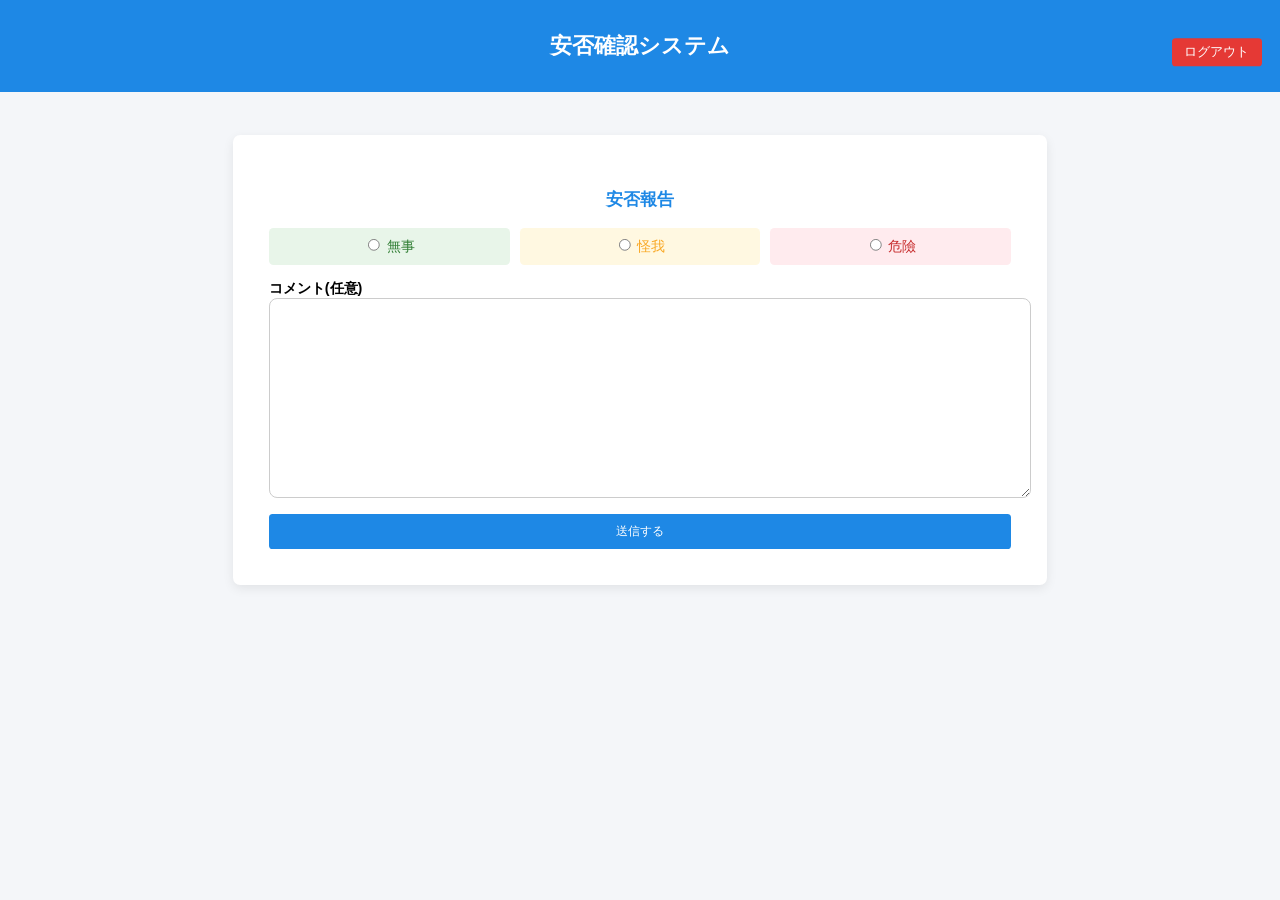
<file: index2/1.html>
<!DOCTYPE html>
<html lang="zh-TW">
<head>
  <meta charset="UTF-8">
  <meta name="viewport" content="width=device-width, initial-scale=1.0">
  <title>安否確認</title>
  <link rel="stylesheet" href="./css/1.css">
</head>
<body>

  <div class="header">
    <h2>安否確認システム</h2>

    <form action="logout.php" method="post" class="logout-form">
   <button type="submit" class="logout-btn">ログアウト</button> 
    </form>
  </div>

  <!-- 限制高度 -->
  <div class="main">
    <div class="card">
      <h3>安否報告</h3>

      <form action="anpi_result.php" method="post">

        <div class="status">
          <label class="safe">
            <input type="radio" name="status" value="無" required>
            無事
          </label>

          <label class="warning">
            <input type="radio" name="status" value="輕度">
            怪我
          </label>

          <label class="danger">
            <input type="radio" name="status" value="危險">
            危險
          </label>
        </div>

        <label class="comment-label">コメント(任意)</label>
        <textarea name="comment"></textarea>

        <button type="submit">送信する</button>
      </form>
    </div>
  </div>

</body>
</html>
</file>
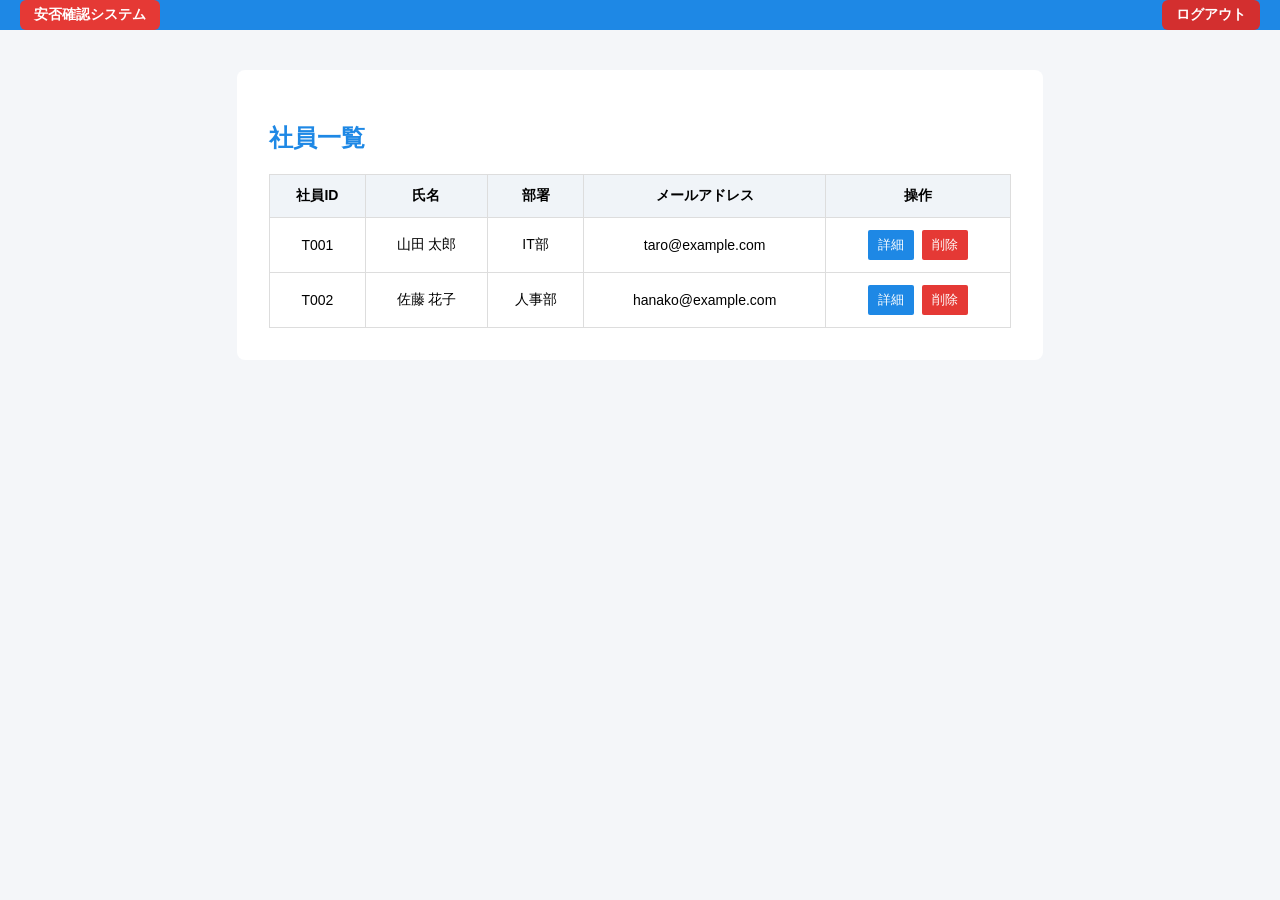
<file: index2/2.html>
<!DOCTYPE html>
<html lang="ja">
<head>
  <meta charset="UTF-8">
  <meta name="viewport" content="width=device-width, initial-scale=1.0">
  <title>社員一覧</title>
  <link rel="stylesheet" href="./css/2.css">
</head>
<body>

<div class="header">
  <a href="./1.html" class="header-title"> 安否確認システム</a>
  <a href="./3.html" class="logout">ログアウト</a>
</div>

<div class="container">
  <h2>社員一覧</h2>

  <table class="employee-table">
    <thead>
      <tr>
        <th>社員ID</th>
        <th>氏名</th>
        <th>部署</th>
        <th>メールアドレス</th>
        <th>操作</th>
      </tr>
    </thead>
    <tbody>
      <tr>
        <td>T001</td>
        <td>山田 太郎</td>
        <td>IT部</td>
        <td>taro@example.com</td>
        <td>
          <a href="./2_1.html" class="btn detail">詳細</a>
          <a href="./2_3.html" class="btn delete">削除</a>
        </td>
      </tr>
      <tr>
        <td>T002</td>
        <td>佐藤 花子</td>
        <td>人事部</td>
        <td>hanako@example.com</td>
        <td>
          <a href="./2_2.html" class="btn detail">詳細</a>
          <a href="./2_3.html" class="btn delete">削除</a>
        </td>
      </tr>
    </tbody>
  </table>
</div>

</body>
</html>
</file>
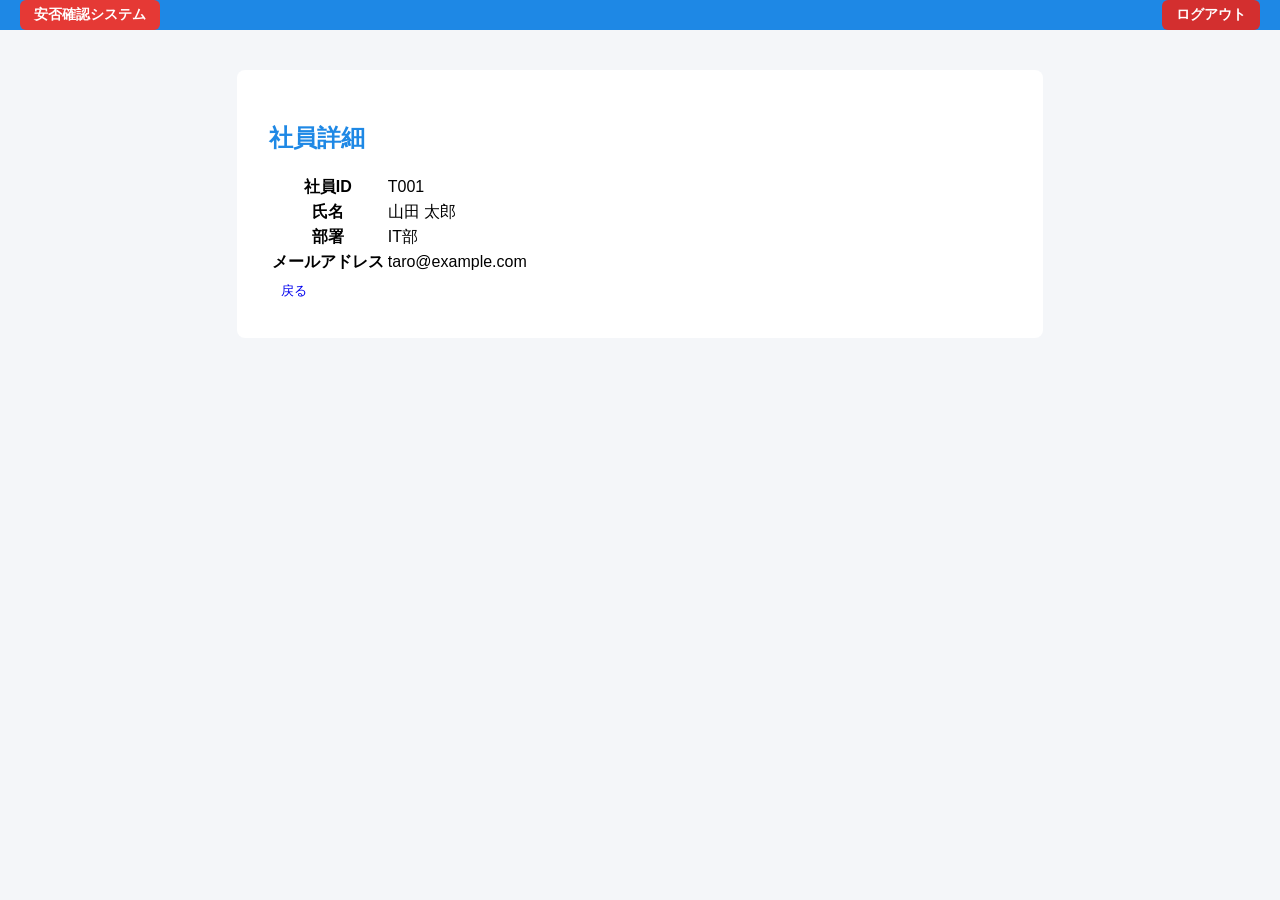
<file: index2/2_1.html>
<!DOCTYPE html>
<html lang="ja">
<head>
  <meta charset="UTF-8">
  <meta name="viewport" content="width=device-width, initial-scale=1.0">  
  <title>社員詳細</title>
  <link rel="stylesheet" href="./css/2.css">
</head>

<!-- ✅ ① 只在「社員詳細頁」加上 class -->
<body class="detail-page">

  <div class="header">
    <!-- ✅ ② 改成相對路徑（GitHub Pages 才能用） -->
    <a href="./1.html" class="header-title">安否確認システム</a>

    <a href="./3.html" class="logout">ログアウト</a>
  </div>

  <div class="container">
    <h2>社員詳細</h2>

    <table class="detail-table">
      <tr>
        <th>社員ID</th>
        <td>T001</td>
      </tr>
      <tr>
        <th>氏名</th>
        <td>山田 太郎</td>
      </tr>
      <tr>
        <th>部署</th>
        <td>IT部</td>
      </tr>
      <tr>
        <th>メールアドレス</th>
        <td>taro@example.com</td>
      </tr>
    </table>

    <div class="form-actions">
      <!-- ✅ ③ 戻る也改成相對路徑 -->
      <a href="./2.html" class="btn cancel">戻る</a>
    </div>
  </div>

</body>
</html>
</file>
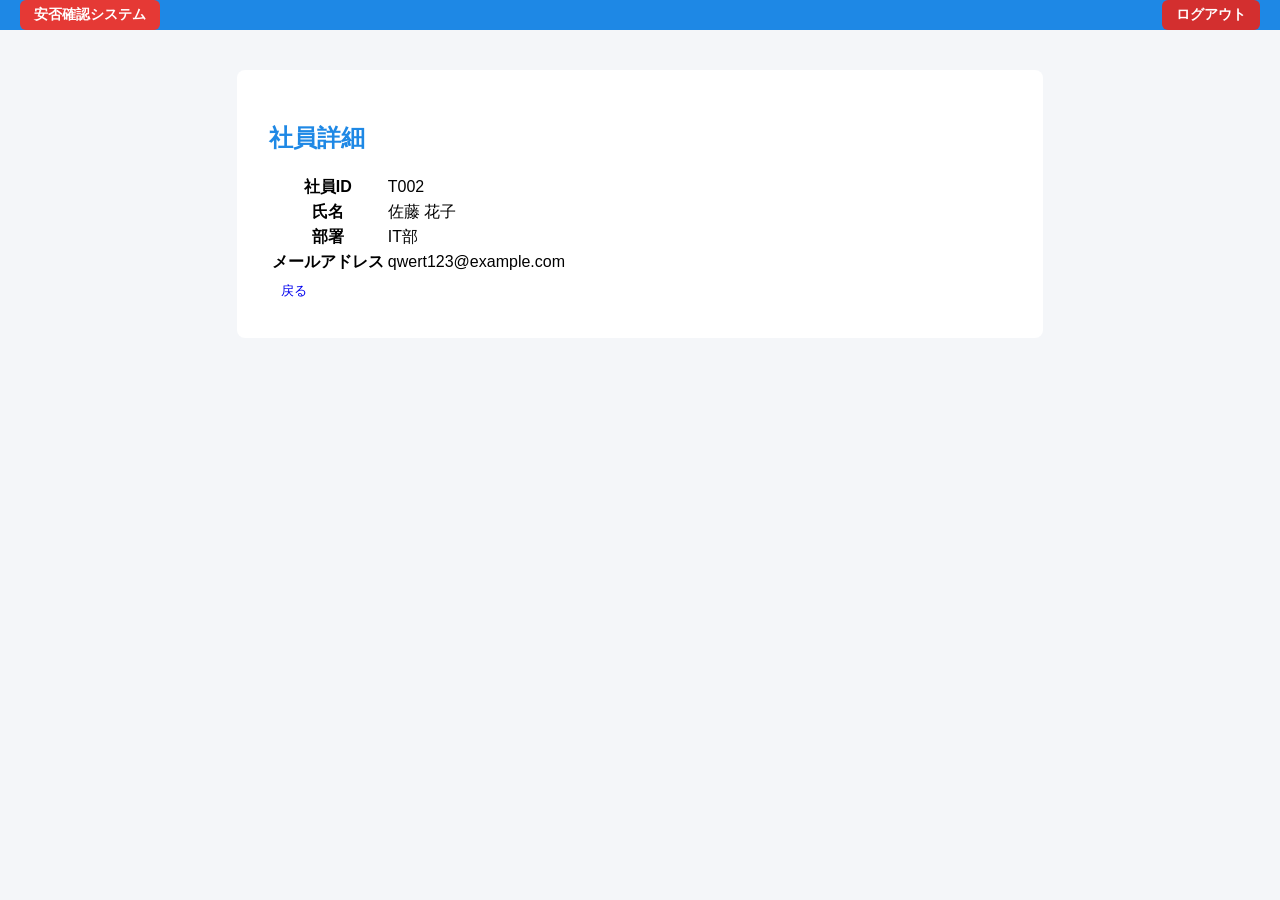
<file: index2/2_2.html>
<!DOCTYPE html>
<html lang="ja">
<head>
  <meta charset="UTF-8">
  <meta name="viewport" content="width=device-width, initial-scale=1.0">
  <title>社員詳細</title>
  <link rel="stylesheet" href="./css/2.css">
</head>

<!-- ✅ 只在社員詳細頁使用 -->
<body class="detail-page">

  <div class="header">
    <!-- ✅ 改成相對路徑 -->
    <a href="./1.html" class="header-title">安否確認システム</a>
    <a href="./3.html" class="logout">ログアウト</a>
  </div>

  <div class="container">
    <h2>社員詳細</h2>

    <table class="detail-table">
      <tr>
        <th>社員ID</th>
        <td>T002</td>
      </tr>
      <tr>
        <th>氏名</th>
        <td>佐藤 花子</td>
      </tr>
      <tr>
        <th>部署</th>
        <td>IT部</td>
      </tr>
      <tr>
        <th>メールアドレス</th>
        <td>qwert123@example.com</td>
      </tr>
    </table>

    <div class="form-actions">
      <!-- ✅ 改成相對路徑 -->
      <a href="./2.html" class="btn cancel">戻る</a>
    </div>
  </div>

</body>
</html>
</file>
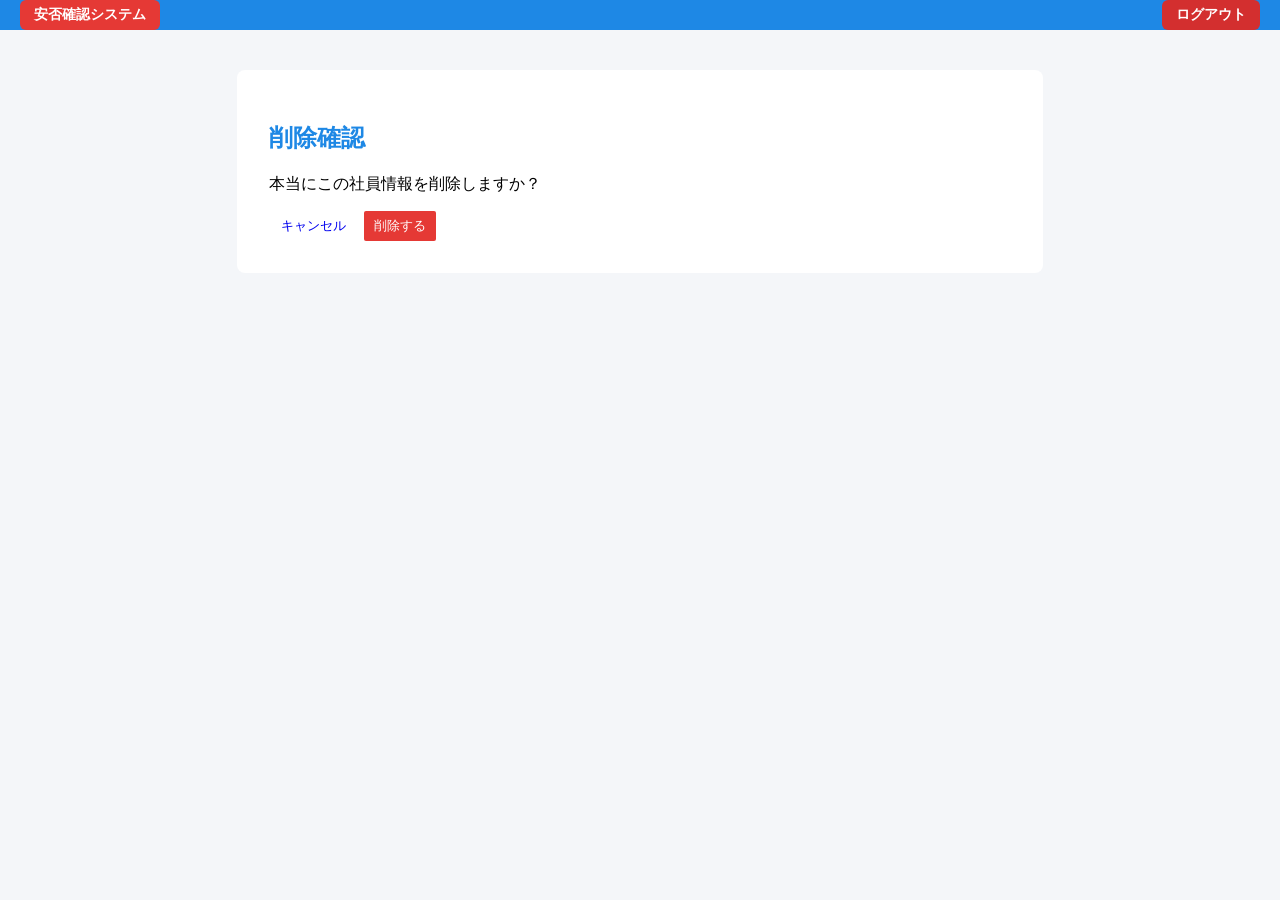
<file: index2/2_3.html>
<!DOCTYPE html>
<html lang="ja">
<head>
  <meta charset="UTF-8">
  <meta name="viewport" content="width=device-width, initial-scale=1.0">
  <title>削除確認</title>
  <link rel="stylesheet" href="./css/2.css">
</head>
<body>

<div class="header">
<a href="./1.html" class="header-title"> 安否確認システム</a>  
<a href="/3.html" class="logout">ログアウト</a>
</div>

<div class="container">
  <h2>削除確認</h2>

  <p>本当にこの社員情報を削除しますか？</p>

  <div class="form-actions">
    <a href="./2.html" class="btn cancel">キャンセル</a>
    <a href="#" class="btn delete">削除する</a>
  </div>
</div>

</body>
</html>
</file>
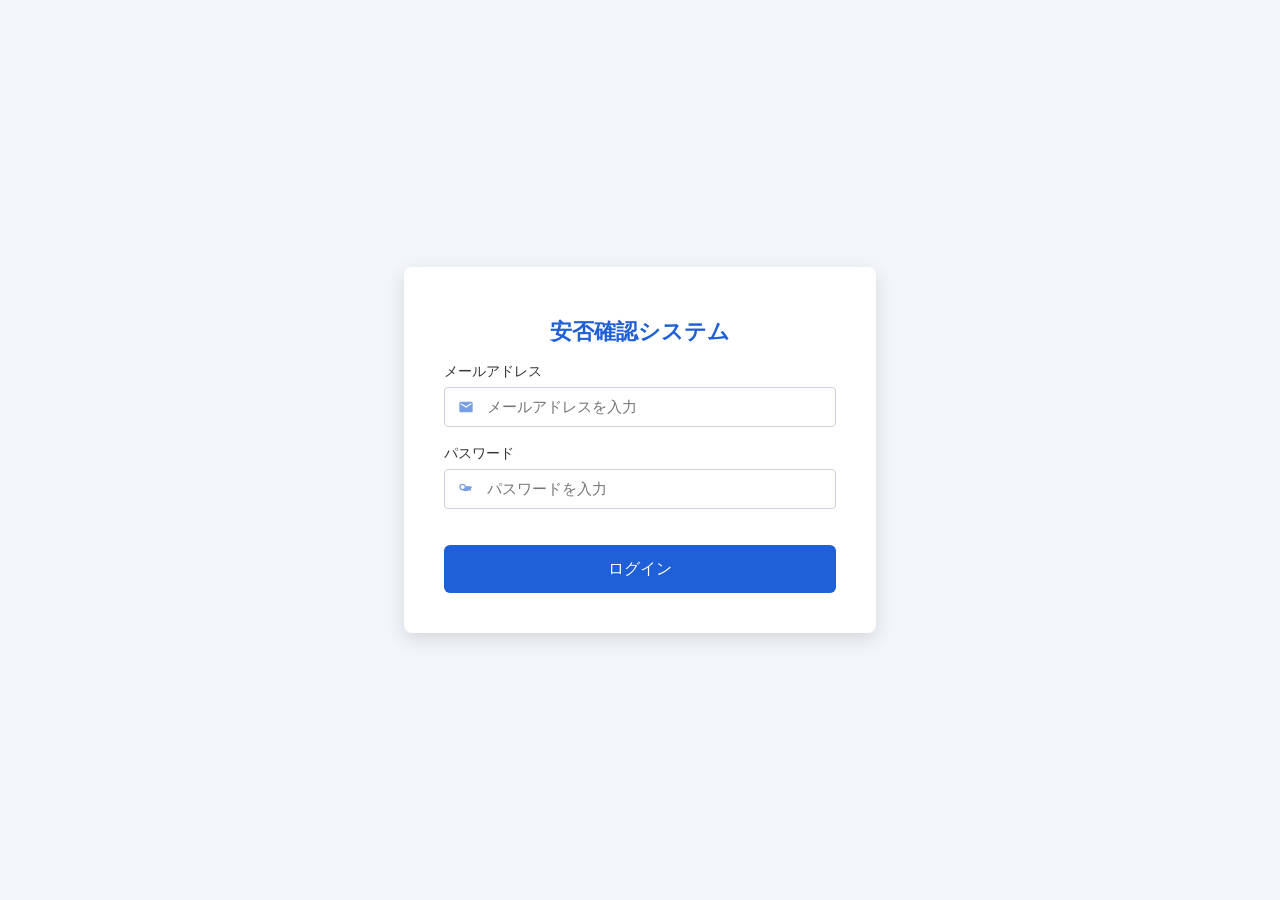
<file: index2/3.html>
<!DOCTYPE html>
<html lang="zh-Hant">
<head>
  <meta charset="UTF-8" />
  <!-- ✅ 只保留一個 viewport -->
  <meta name="viewport" content="width=device-width, initial-scale=1.0">
  <title>ログイン画面</title>

  <!-- ✅ 改成相對路徑 -->
  <link rel="stylesheet" href="./css/3.css">
</head>
<body>

  <div class="login-wrapper">
    <div class="login-card">
      <h2 class="title">安否確認システム</h2>

      <form>
        <div class="form-group">
          <label for="email">メールアドレス</label>
          <div class="input-with-icon email">
            <input type="email" id="email" placeholder="メールアドレスを入力">
          </div>
        </div>

        <div class="form-group">
          <label for="password">パスワード</label>
          <div class="input-with-icon password">
            <input type="password" id="password" placeholder="パスワードを入力">
          </div>
        </div>

        <button type="submit" class="login-btn">ログイン</button>
      </form>
    </div>
  </div>

</body>
</html>
</file>
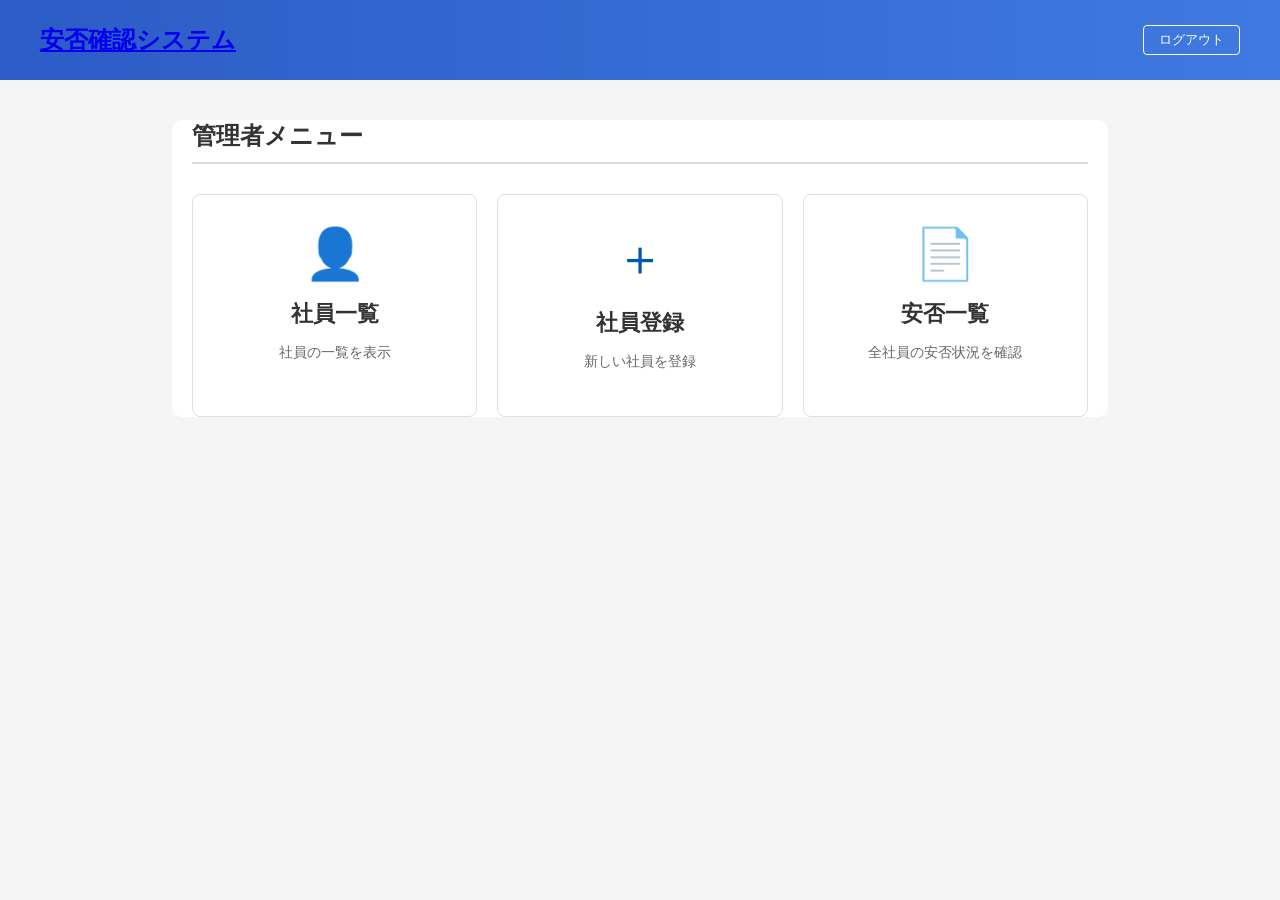
<file: 災害/admin_menu.html>
<!DOCTYPE html>
<html lang="ja">

<head>
    <meta charset="UTF-8">
    <meta name="viewport" content="width=device-width, initial-scale=1.0">
    <title>管理者メニュー</title>
    <link rel="stylesheet" href="style.css">
</head>

<body>

    <!-- <header>
        <div class="header-inner">
            <h1>安否確認システム</h1>
            <button class="logout">ログアウト</button>
        </div>
    </header> -->

    <header>
        <div class="header-inner">
            <h1>
                <a href="admin_menu.html" class="header-logo-link">安否確認システム</a>
            </h1>

            <a href="http://127.0.0.1:5500/employee_list.html" class="logout-link">
                <!-- <a href="http://127.0.0.1:5500/employee_registration.html" class="logout-link"> -->
                <button class="logout">ログアウト</button>
            </a>

        </div>
    </header>

    <main class="container">
        <h2>管理者メニュー</h2>

        <div class="menu-grid">
            <a href="#" class="menu-card">
                <div class="icon-wrapper">
                    <span class="icon">👤</span>
                </div>
                <h3>社員一覧</h3>
                <p>社員の一覧を表示</p>
            </a>

            <a href="#" class="menu-card">
                <div class="icon-wrapper">
                    <span class="icon">＋</span>
                </div>
                <h3>社員登録</h3>
                <p>新しい社員を登録</p>
            </a>

            <a href="#" class="menu-card">
                <div class="icon-wrapper">
                    <span class="icon">📄</span>
                </div>
                <h3>安否一覧</h3>
                <p>全社員の安否状況を確認</p>
            </a>
        </div>
    </main>

</body>

</html>
</file>
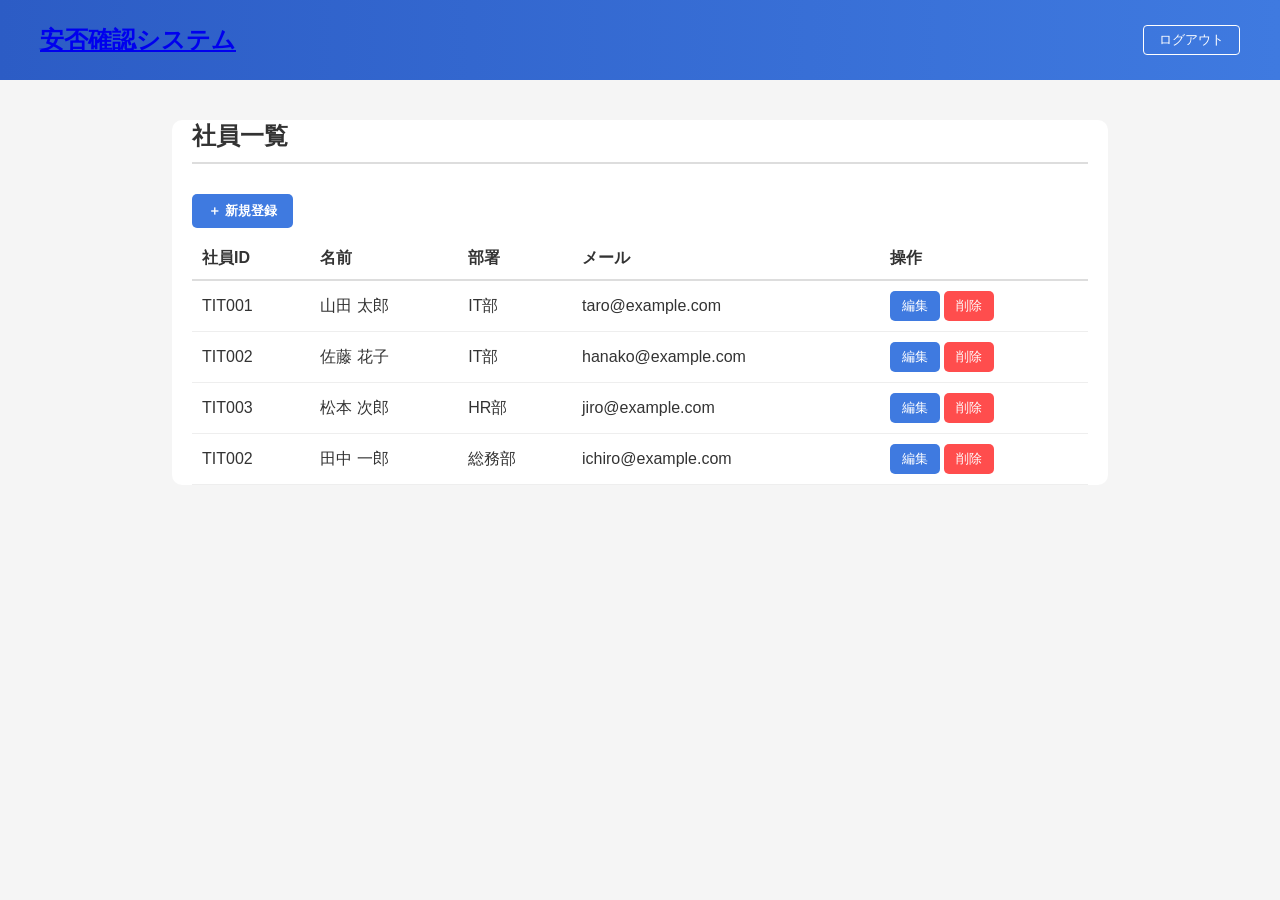
<file: 災害/employee_list.html>
<!DOCTYPE html>
<html lang="ja">
<head>
  <meta charset="UTF-8">
  <title>社員一覧</title>
  
  <link rel="stylesheet" href="style.css">
</head>
<body>

<header>
  <!-- <h1>安否確認システム</h1> -->
    <h1>
      <a href="admin_menu.html" class="header-logo-link">安否確認システム</a>
    </h1>
  <button class="logout">ログアウト</button>
</header>

<div class="container">
  <h2>社員一覧</h2>

  <button class="add-btn">＋ 新規登録</button>

  <table>
    <tr>
      <th>社員ID</th>
      <th>名前</th>
      <th>部署</th>
      <th>メール</th>
      <th>操作</th>
    </tr>

    <tr>
      <td>TIT001</td>
      <td>山田 太郎</td>
      <td>IT部</td>
      <td>taro@example.com</td>
      <td>
        <button class="edit">編集</button>
        <button class="delete">削除</button>
      </td>
    </tr>

    <tr>
      <td>TIT002</td>
      <td>佐藤 花子</td>
      <td>IT部</td>
      <td>hanako@example.com</td>
      <td>
        <button class="edit">編集</button>
        <button class="delete">削除</button>
      </td>
    </tr>

    <tr>
      <td>TIT003</td>
      <td>松本 次郎</td>
      <td>HR部</td>
      <td>jiro@example.com</td>
      <td>
        <button class="edit">編集</button>
        <button class="delete">削除</button>
      </td>
    </tr>

    <tr>
      <td>TIT002</td>
      <td>田中 一郎</td>
      <td>総務部</td>
      <td>ichiro@example.com</td>
      <td>
        <button class="edit">編集</button>
        <button class="delete">削除</button>
      </td>
    </tr>

  </table>
</div>

</body>
</html>
</file>
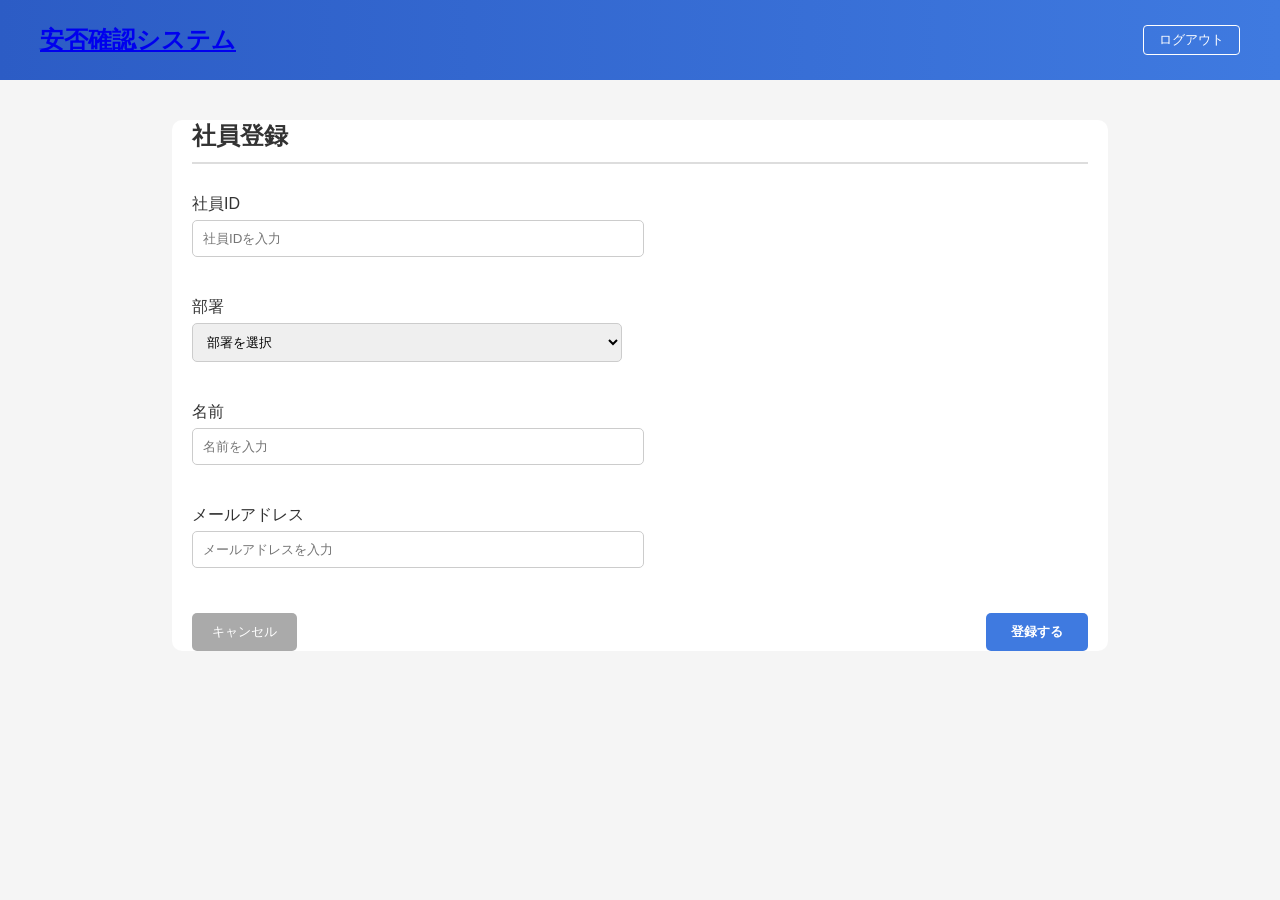
<file: 災害/employee_registration.html>
<!DOCTYPE html>
<html lang="ja">

<head>
  <meta charset="UTF-8">
  <title>社員登録</title>
  <link rel="stylesheet" href="style.css">
</head>

<body>

  <header>
    <!-- <h1>安否確認システム</h1> -->
    <h1>
      <a href="admin_menu.html" class="header-logo-link">安否確認システム</a>
      <!-- <a href="http://127.0.0.1:5500/employee_list.html" class="logout-link"> -->

    </h1>


    <button class="logout">ログアウト</button>
  </header>

  <div class="container">
    <h2>社員登録</h2>

    <form>

      <div class="form-row">

        <div class="form-group">
          <label>社員ID</label>
          <input type="text" placeholder="社員IDを入力">
        </div>

        <div class="form-group">
          <label>部署</label>
          <select>
            <option value="">部署を選択</option>
            <option value="IT">IT部</option>
            <option value="HR">HR部</option>
            <option value="総務">総務部</option>
          </select>
        </div>

        <div class="form-group">
          <label>名前</label>
          <input type="text" placeholder="名前を入力">
        </div>

        <div class="form-group">
          <label>メールアドレス</label>
          <input type="email" placeholder="メールアドレスを入力">
        </div>

      </div>

      <div class="form-btn">
        <button type="button" class="cancel">キャンセル</button>
        <button type="submit" class="submit">登録する</button>
      </div>

    </form>
  </div>

</body>

</html>
</file>
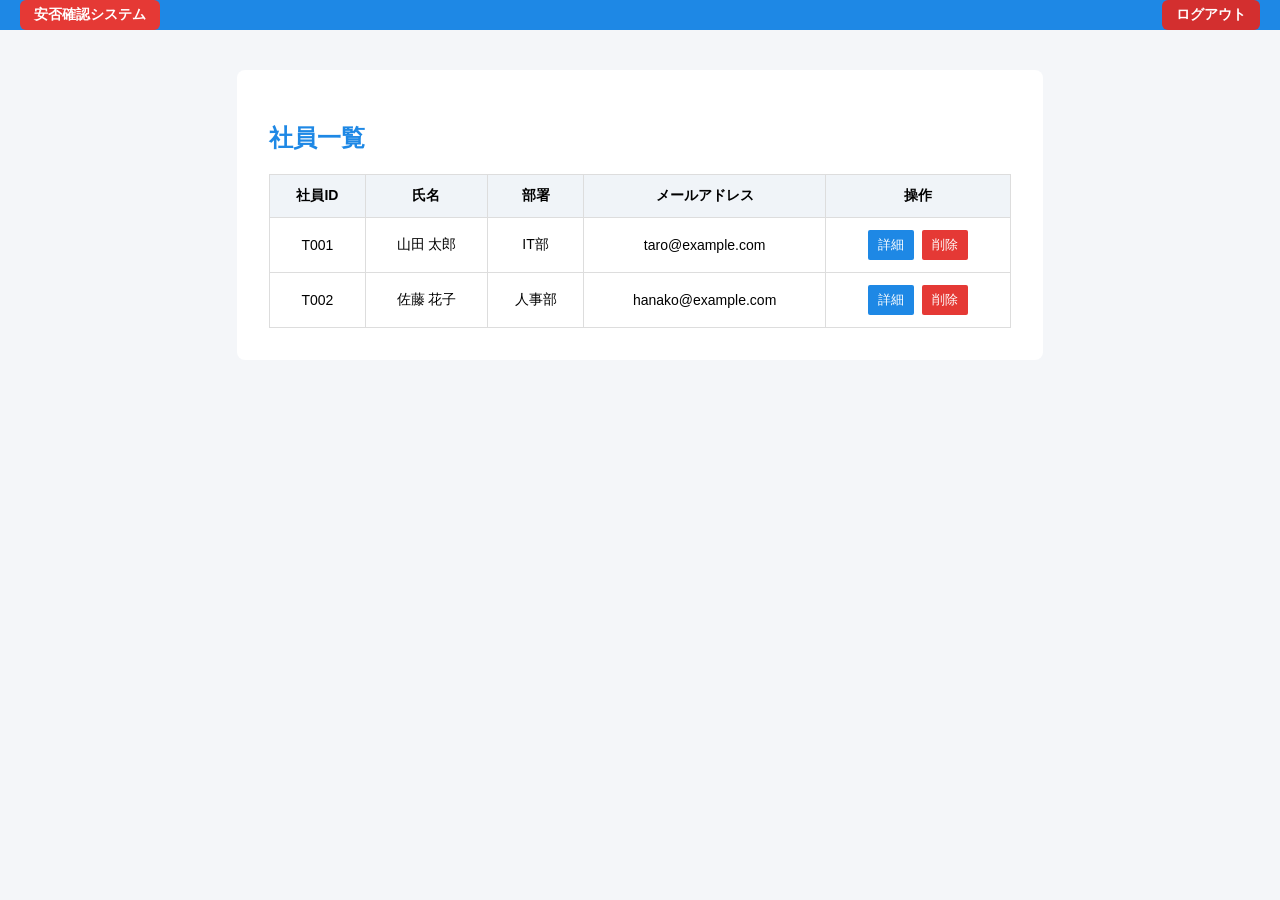
<file: index2/index2/2.html>
<!DOCTYPE html>
<html lang="ja">
<head>
  <meta charset="UTF-8">
  <meta name="viewport" content="width=device-width, initial-scale=1.0">
  <title>社員一覧</title>
  <link rel="stylesheet" href="./css/2.css">
</head>
<body>

<div class="header">
  <a href="http://127.0.0.1:5500/1.html" class="header-title"> 安否確認システム</a>
  <a href="http://127.0.0.1:5500/3.html?" class="logout">ログアウト</a>
</div>

<div class="container">
  <h2>社員一覧</h2>

  <table class="employee-table">
    <thead>
      <tr>
        <th>社員ID</th>
        <th>氏名</th>
        <th>部署</th>
        <th>メールアドレス</th>
        <th>操作</th>
      </tr>
    </thead>
    <tbody>
      <tr>
        <td>T001</td>
        <td>山田 太郎</td>
        <td>IT部</td>
        <td>taro@example.com</td>
        <td>
          <a href="http://127.0.0.1:5500/2_1.html" class="btn detail">詳細</a>
          <a href="http://127.0.0.1:5500/2_3.html" class="btn delete">削除</a>
        </td>
      </tr>
      <tr>
        <td>T002</td>
        <td>佐藤 花子</td>
        <td>人事部</td>
        <td>hanako@example.com</td>
        <td>
          <a href="http://127.0.0.1:5500/2_2.html" class="btn detail">詳細</a>
          <a href="http://127.0.0.1:5500/2_3.html" class="btn delete">削除</a>
        </td>
      </tr>
    </tbody>
  </table>
</div>

</body>
</html>
</file>
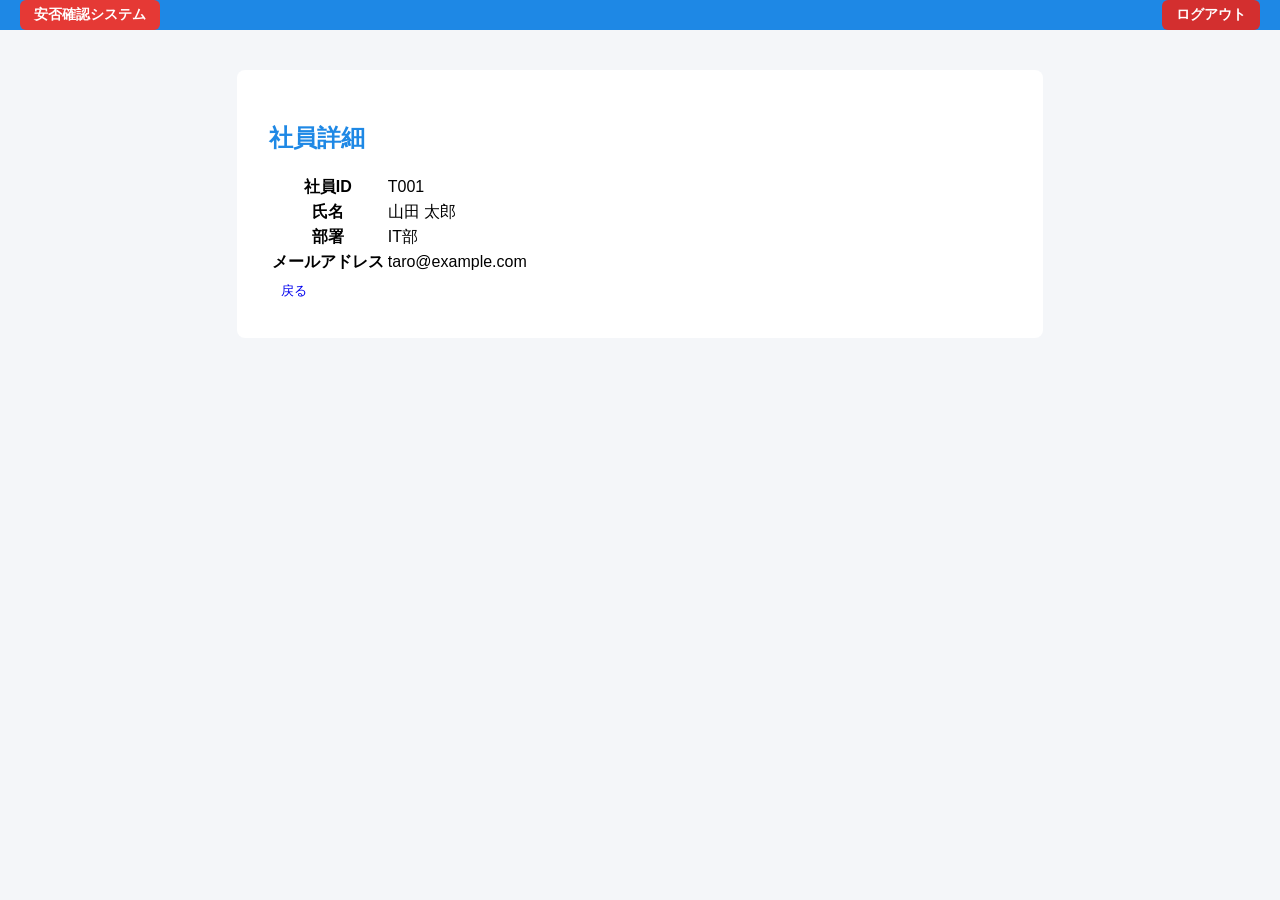
<file: index2/index2/2_1.html>
<!DOCTYPE html>
<html lang="ja">
<head>
  <meta charset="UTF-8">
  <meta name="viewport" content="width=device-width, initial-scale=1.0">  
  <title>社員詳細</title>
  <link rel="stylesheet" href="./css/2.css">
</head>
<body>

<div class="header">
  <a href="http://127.0.0.1:5500/1.html" class="header-title">安否確認システム</a>

  <a href="http://127.0.0.1:5500/3.html?" class="logout">ログアウト</a>
</div>

<div class="container">
  <h2>社員詳細</h2>

  <table class="detail-table">
    <tr>
      <th>社員ID</th>
      <td>T001</td>
    </tr>
    <tr>
      <th>氏名</th>
      <td>山田 太郎</td>
    </tr>
    <tr>
      <th>部署</th>
      <td>IT部</td>
    </tr>
    <tr>
      <th>メールアドレス</th>
      <td>taro@example.com</td>
    </tr>
  </table>

  <div class="form-actions">
    <a href="http://127.0.0.1:5500/2.html" class="btn cancel">戻る</a>
  </div>
</div>

</body>
</html>
</file>
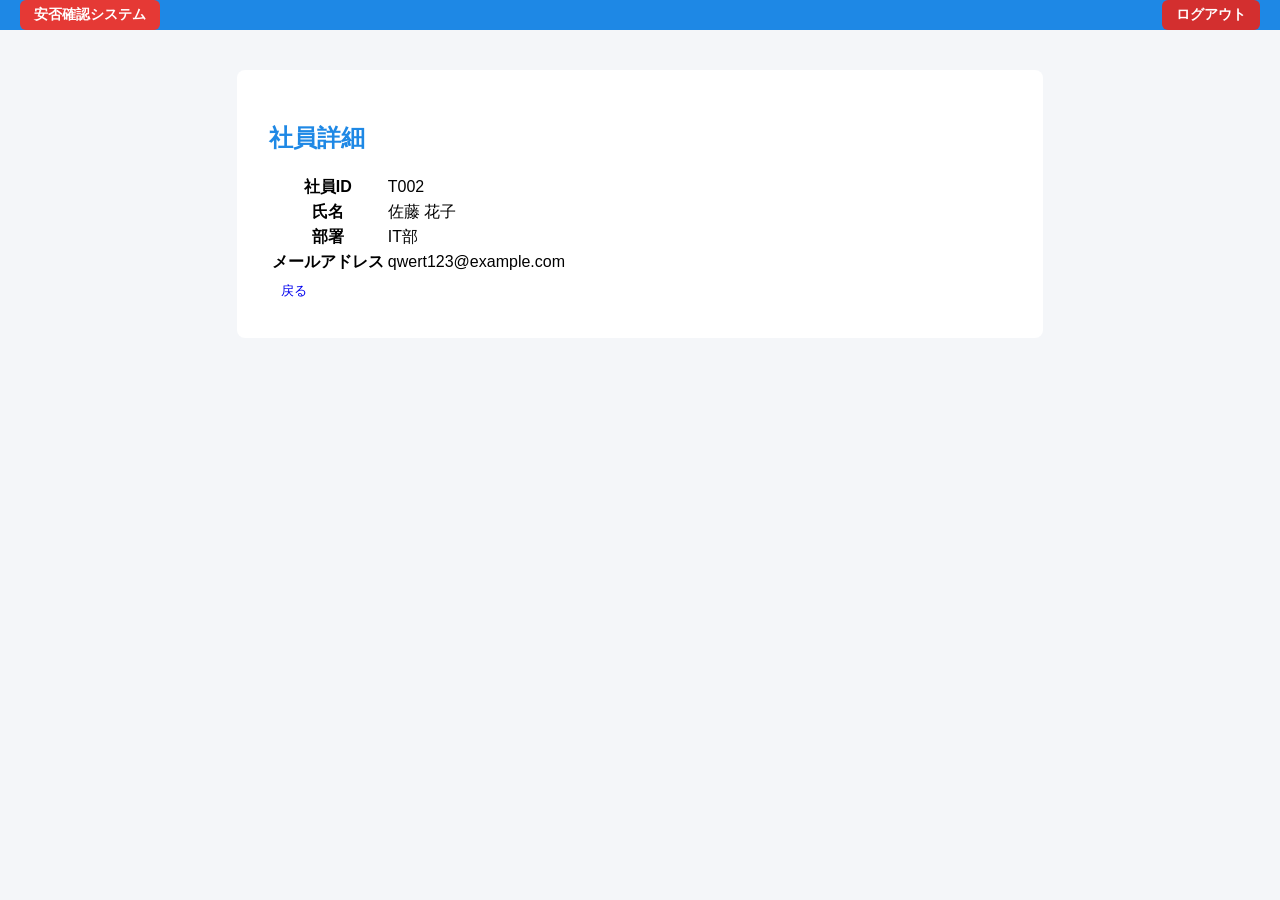
<file: index2/index2/2_2.html>
<!DOCTYPE html>
<html lang="ja">
<head>
  <meta charset="UTF-8">
  <meta name="viewport" content="width=device-width, initial-scale=1.0">
  <title>社員詳細</title>
  <link rel="stylesheet" href="./css/2.css">
</head>
<body>

<div class="header">
 <a href="http://127.0.0.1:5500/1.html" class="header-title"> 安否確認システム</a>
  <a href="http://127.0.0.1:5500/3.html?" class="logout">ログアウト</a>
</div>

<div class="container">
  <h2>社員詳細</h2>

  <table class="detail-table">
    <tr>
      <th>社員ID</th>
      <td>T002</td>
    </tr>
    <tr>
      <th>氏名</th>
      <td>佐藤 花子</td>
    </tr>
    <tr>
      <th>部署</th>
      <td>IT部</td>
    </tr>
    <tr>
      <th>メールアドレス</th>
      <td>qwert123@example.com</td>
    </tr>
  </table>

  <div class="form-actions">
    <a href="http://127.0.0.1:5500/2.html" class="btn cancel">戻る</a>
  </div>
</div>

</body>
</html>
</file>
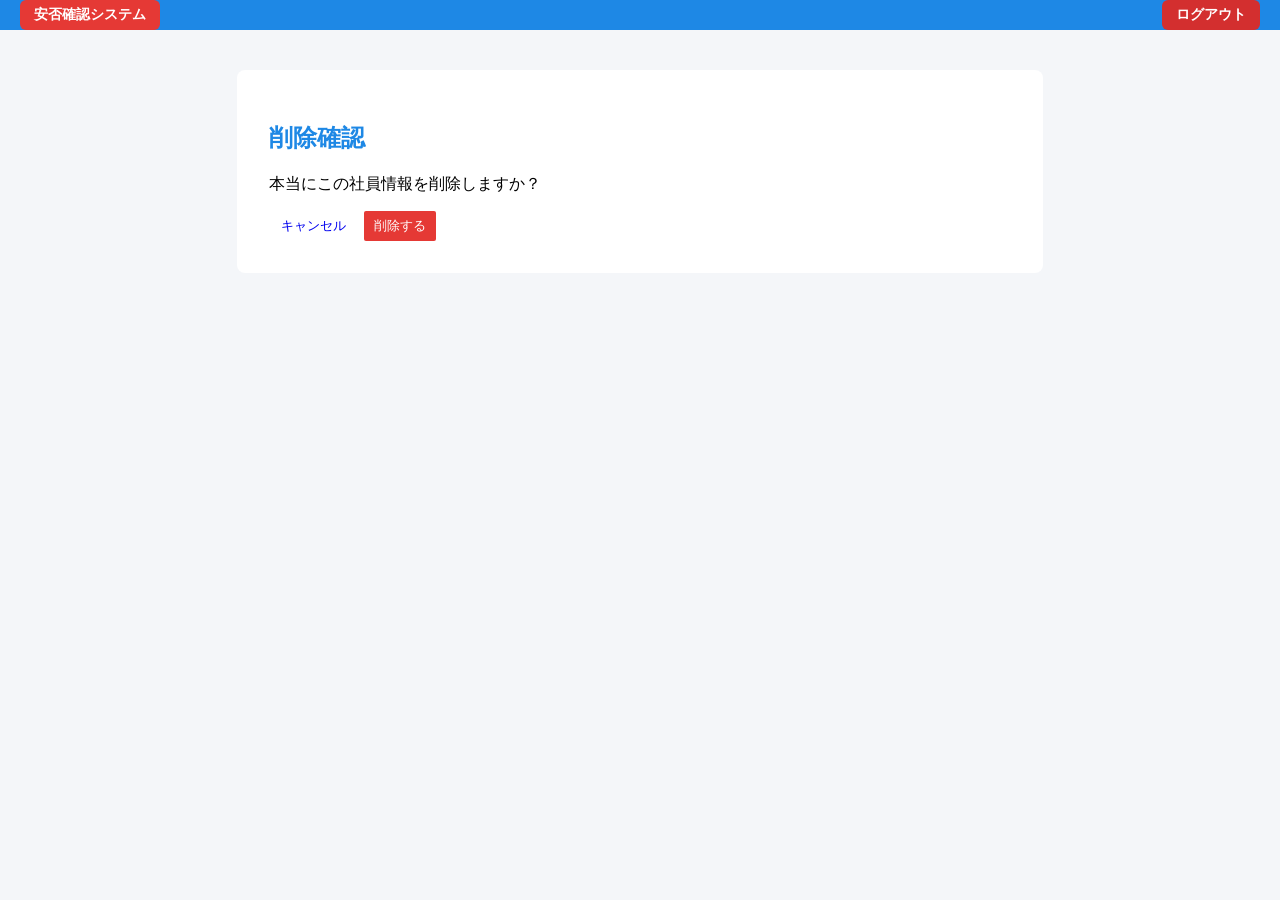
<file: index2/index2/2_3.html>
<!DOCTYPE html>
<html lang="ja">
<head>
  <meta charset="UTF-8">
  <meta name="viewport" content="width=device-width, initial-scale=1.0">
  <title>削除確認</title>
  <link rel="stylesheet" href="./css/2.css">
</head>
<body>

<div class="header">
<a href="http://127.0.0.1:5500/1.html" class="header-title"> 安否確認システム</a>  
<a href="http://127.0.0.1:5500/3.html?" class="logout">ログアウト</a>
</div>

<div class="container">
  <h2>削除確認</h2>

  <p>本当にこの社員情報を削除しますか？</p>

  <div class="form-actions">
    <a href="http://127.0.0.1:5500/2.html" class="btn cancel">キャンセル</a>
    <a href="#" class="btn delete">削除する</a>
  </div>
</div>

</body>
</html>
</file>
<file: index2/css/1.css>
body {
  font-family: Arial, sans-serif;
  background-color: #f4f6f9;
  margin: 0;
  zoom: 0.9;
}

.header {
  background-color: #1e88e5;
  color: white;
  padding: 15px;
  text-align: center;
}

.card {
  width: 58%;              
  max-width: 900px;        
  min-width: 520px;        
  
  background: white;
  margin: 48px auto;      
  padding: 40px;          
  
  border-radius: 8px;
  box-shadow: 0 4px 12px rgba(0,0,0,0.08);
}

h3 {
  text-align: center;
  color: #1e88e5;
}

.status {
  display: flex;
  justify-content: space-between;
  margin: 15px 0;
}

.status label {
  padding: 10px;
  border-radius: 5px;
  width: 30%;
  text-align: center;
  cursor: pointer;
}

.safe {
  background: #e8f5e9;
  color: #2e7d32;
}

.warning {
  background: #fff8e1;
  color: #f9a825;
}

.danger {
  background: #ffebee;
  color: #c62828;
}

textarea {
  width: 100%;
  height: 200px;        /* 稍微高一點 */
  border-radius: 9px;   /* 幾乎直角 */
  border: 1px solid #ccc;
  padding: 10px;
  font-size: 14px;
  resize: vertical;
}

button, .btn {
  display: block;
  width: 100%;
  margin-top: 15px;
  padding: 10px;
  background: #1e88e5;
  color: white;
  border: none;
  text-align: center;
  text-decoration: none;
  border-radius: 4px;
}

.comment-label {
  font-weight: bold;
}

/* 讓 header作為定位基準 */
.header {
  position: relative;
}

/* 登出表單固定在右上角 */
.logout-form {
  position: absolute;
  top: 50%;
  right: 20px;
  transform: translateY(-50%);
}

/* 登出按鈕樣式 */
.logout-btn {
  width: auto;
  padding: 6px 14px;
  background-color: #e53935;
  color: white;
  border: none;
  border-radius: 4px;
  cursor: pointer;
  font-size: 14px;
}

/* hover 效果 */
.logout-btn:hover {
  background-color: #c62828;
}








@media (max-width: 768px) {
  .card {
    min-width: unset;   /* ← 正確解除方式 */
    width: 100%;
    max-width: 100%;
    margin: 16px auto;
    padding: 16px;
    box-sizing: border-box;
  }
}




@media (max-width: 768px) {
  .status {
    flex-direction: column;
    gap: 10px;
  }

  .status label {
    width: 100%;
    font-size: 16px;
    padding: 12px;
  }

  .status input[type="radio"] {
    transform: scale(1.4);
    margin-right: 10px;
  }
}



@media (max-width: 768px) {
  button {
    font-size: 18px;
    padding: 14px 0;
  }
}
</file>
<file: index2/css/2.css>
body {
  margin: 0;
  font-family: Arial, sans-serif;
  background-color: #f4f6f9;
}

.header {
  background-color: #1e88e5;
  color: white;
  padding: 16px 24px;
  display: flex;
  justify-content: space-between;
  align-items: center;
}

.header-title {
  font-size: 18px;
  font-weight: bold;
}

.container {
  width: 58%;
  max-width: 1000px;
  min-width: 700px;
  margin: 40px auto;
  background: white;
  padding: 32px;
  border-radius: 8px;
}

h2 {
  margin-bottom: 20px;
  color: #1e88e5;
}

/* ===== 表格 ===== */
.employee-table {
  width: 100%;
  border-collapse: collapse;
}

.employee-table th,
.employee-table td {
  border: 1px solid #ddd;
  padding: 12px;
  font-size: 14px;
  text-align: center;
}

.employee-table th {
  background-color: #f0f4f8;
  font-weight: bold;
}

/*  操作按鈕  */
.btn {
  padding: 6px 10px;
  text-decoration: none;
  font-size: 13px;
  border-radius: 2px;
  margin: 0 2px;
  display: inline-block;
}

.btn.detail {
  background-color: #1e88e5;
  color: white;
}

.btn.delete {
  background-color: #e53935;
  color: white;
}



/*  Header 基本設定  */
.header {
  background-color: #1e88e5;
  padding: 15px;
  position: relative;
}

/*  安否確認システム（左邊） */
.header-title {
  position: absolute;
  left: 20px;
  top: 50%;
  transform: translateY(-50%);

  text-decoration: none;        /* 移除底線 */
  color: white;                
  background-color: #e53935;    
  padding: 6px 14px;
  border-radius: 6px;
  font-weight: bold;
  font-size: 14px;
}


.header-title:hover {
  background-color: #c62828;
}

/* ログアウト（右邊）*/
.logout {
  position: absolute;
  right: 20px;
  top: 50%;
  transform: translateY(-50%);

  text-decoration: none;        /*  移除底線 */
  color: white;
  background-color: #d32f2f;   
  padding: 6px 14px;
  border-radius: 6px;
  font-weight: bold;
  font-size: 14px;
}

/* hover 效果 */
.logout:hover {
  background-color: #b71c1c;
}







/* ===== 只給社員詳細頁用的手機優化 ===== */
@media (max-width: 768px) {

  .detail-page .container {
    margin: 10px;
    padding: 14px;
    border-radius: 6px;
  }

  .detail-page h2 {
    font-size: 16px;
    margin-bottom: 12px;
  }

  /* 只有詳細頁的表格才改直式 */
  .detail-page .detail-table,
  .detail-page .detail-table tbody,
  .detail-page .detail-table tr {
    display: block;
    width: 100%;
  }

  .detail-page .detail-table tr {
    margin-bottom: 10px;
  }

  .detail-page .detail-table th {
    display: block;
    width: 100%;
    border-bottom: none;
    background: #f0f4f8;
    font-size: 13px;
  }

  .detail-page .detail-table td {
    display: block;
    width: 100%;
    border-top: none;
    font-size: 14px;
  }

  .detail-page .btn.cancel {
    display: block;
    width: 100%;
    text-align: center;
    padding: 10px;
    margin-top: 12px;
    font-size: 14px;
  }
}





@media (max-width: 768px) {

  .detail-page .header {
    display: flex;
    justify-content: space-between;
    align-items: center;
    padding: 8px 10px;
    position: static; 
  }

  .detail-page .header-title,
  .detail-page .logout {
    position: static;   
    transform: none;
    font-size: 13px;
    padding: 5px 10px;
    white-space: nowrap;
  }

  
  .detail-page .container {
    min-width: 0;
    width: auto;
  }
}
</file>
<file: index2/css/3.css>
/* ===== 全域設定 ===== */
* {
  box-sizing: border-box;
  font-family: system-ui, -apple-system, "Segoe UI", sans-serif;
}

body {
  background-color: #f2f5f9;
  margin: 0;
  min-height: 100vh;

  display: flex;
  justify-content: center;
  align-items: center;
}

/* ===== 登入容器（桌機預設） ===== */
.login-wrapper {
  width: 520px;        /* ✅ 桌機變大 */
  max-width: 90vw;
  padding: 24px;
}

/* ===== 登入卡片 ===== */
.login-card {
  background: #ffffff;
  border-radius: 8px;
  padding: 24px 32px 32px;
  box-shadow: 0 6px 18px rgba(0, 0, 0, 0.12);
}

/* ===== 標題 ===== */
.title {
  text-align: center;
  color: #1f5fd7;
  font-size: 20px;
  margin-bottom: 16px;
}

/* ===== 表單 ===== */
.form-group {
  margin-bottom: 18px;
}

label {
  display: block;
  font-size: 14px;
  margin-bottom: 6px;
  color: #333;
}

.input-with-icon {
  position: relative;
}

.input-with-icon input {
  width: 100%;
  height: 40px;
  padding: 0 12px 0 42px;
  font-size: 15px;
  border: 1px solid #ccd3dd;
  border-radius: 4px;
}

.input-with-icon input:focus {
  outline: none;
  border-color: #1f5fd7;
}

/* ===== icon 共用 ===== */
.input-with-icon::before {
  content: "";
  position: absolute;
  left: 14px;
  top: 50%;
  transform: translateY(-50%);
  width: 16px;
  height: 16px;
  opacity: 0.6;
  background-repeat: no-repeat;
  background-size: contain;
  pointer-events: none;
}

/* Email icon */
.input-with-icon.email::before {
  background-image: url("data:image/svg+xml,%3Csvg xmlns='http://www.w3.org/2000/svg' fill='%231f5fd7' viewBox='0 0 24 24'%3E%3Cpath d='M20 4H4c-1.1 0-2 .9-2 2v12c0 1.1.9 2 2 2h16c1.1 0 2-.9 2-2V6c0-1.1-.9-2-2-2zm0 4-8 5-8-5V6l8 5 8-5v2z'/%3E%3C/svg%3E");
}

/* Password icon */
.input-with-icon.password::before {
  background-image: url("data:image/svg+xml,%3Csvg xmlns='http://www.w3.org/2000/svg' fill='%231f5fd7' viewBox='0 0 24 24'%3E%3Cpath d='M7 14a5 5 0 1 1 4.9-6h7.6l1.5 1.5-2 2L20 13l-2 2-1.5-1.5-1.5 1.5H12A5 5 0 0 1 7 14zm0-2a3 3 0 1 0 0-6 3 3 0 0 0 0 6z'/%3E%3C/svg%3E");
}

/* ===== 登入按鈕 ===== */
.login-btn {
  width: 100%;
  height: 44px;
  margin-top: 18px;
  background-color: #1f5fd7;
  color: #ffffff;
  border: none;
  border-radius: 6px;
  font-size: 15px;
  font-weight: 500;
  cursor: pointer;
}

.login-btn:hover {
  background-color: #174bb0;
}

/* ===== 手機專用調整 ===== */
@media (max-width: 768px) {

  body {
    align-items: flex-start;
    padding-top: 40px;
  }

  /* ===== 登入容器（預設：手機友善） ===== */
.login-wrapper {
  width: 100%;
  max-width: 420px;
  padding: 16px;
}

  .login-card {
    padding: 20px;
  }

  .title {
    font-size: 18px;
  }
}



/* ===== 電腦版放大（不影響手機） ===== */
@media (min-width: 1024px) {

  .login-wrapper {
    max-width: 520px;   /* ✅ 讓電腦版看起來更大 */
    padding: 24px;
  }

  .login-card {
    padding: 32px 40px 40px;
  }

  .title {
    font-size: 22px;
  }

  .login-btn {
    height: 48px;
    font-size: 16px;
  }
}
</file>
<file: 災害/style.css>
body {
  font-family: Arial, sans-serif;
  background: #f4f6fb;
  margin: 0;
}

header {
  background: linear-gradient(to right, #9d9797, lab(93.2% 0.67 0.23));
  color: white;
  padding: 15px 20px;
  display: flex;
  justify-content: space-between;
  align-items: center;
}

.sub-header {
  background: #e6efff;
  padding: 10px 20px;
  font-weight: bold;
  color: lab(40.03% 18.48 -56.72);
}

.logout {
  background: transparent;
  border: 1px solid white;
  color: white;
  padding: 5px 12px;
  border-radius: 5px;
  cursor: pointer;
}


.container {
  width: 80%;
  margin: 30px auto;
}

.box {
  background: white;
  border-radius: 10px;
  padding: 20px;
  margin-bottom: 25px;
  box-shadow: 0 2px 8px rgba(0,0,0,0.1);
}

.menu {
  display: flex;
  justify-content: space-around;
  text-align: center;
}

.menu-item {
  width: 200px;
}

.menu-item i {
  font-size: 40px;
  color: #3f7ae0;
}

.menu-item p {
  margin: 5px 0;
}

button {
  padding: 6px 12px;
  border-radius: 5px;
  border: none;
  cursor: pointer;
}

.blue {
  background: #3f7ae0;
  color: white;
}

.red {
  background: #ff5a5a;
  color: white;
}

table {
  width: 100%;
  border-collapse: collapse;
  margin-top: 10px;
}

th {
  text-align: left;
  padding: 10px;
  border-bottom: 2px solid #ddd;
}

td {
  padding: 10px;
  border-bottom: 1px solid #eee;
}

form {
  display: flex;
  flex-wrap: wrap;
  gap: 20px;
}

.form-group {
  width: 45%;
}

input, select {
  width: 100%;
  padding: 8px;
  margin-top: 5px;
  border: 1px solid #ccc;
  border-radius: 5px;
}

.form-btn {
  width: 100%;
  display: flex;
  justify-content: space-between;
  margin-top: 20px;
}

.list-header {
  display: flex;
  justify-content: space-between; 
  align-items: center;

}

h2 {
  margin: 0;
}

.add-btn {
  background: #3f7ae0;
  color: white;
  padding: 8px 16px;
  border-radius: 5px;
  border: none;
  font-weight: bold;
  cursor: pointer;
}

.add-btn:hover {
  background: #2c5cc5;
}

.delete {
  background: #ff4d4d;
  color: white;
}

.delete:hover {
  background: #d93636;
}

.edit {
  background: #3f7ae0;
  color: white;
}

.edit:hover {
  background: #2c5cc5;
}

body {
  font-family: Arial, sans-serif;
  background: #f4f6fb;
  margin: 0;
}

header {
  background: linear-gradient(to right, #2c5cc5, #3f7ae0);
  color: white;
  padding: 15px 20px;
  display: flex;
  justify-content: space-between;
  align-items: center;
}

.logout {
  background: transparent;
  border: 1px solid white;
  color: white;
  padding: 5px 12px;
  border-radius: 5px;
}

.container {
  width: 70%;
  margin: 40px auto;
  background: white;
  padding: 30px;
  border-radius: 10px;
}

h2 {
  margin-bottom: 20px;
}
.form-row {
  display: flex;
  flex-wrap: wrap;
  gap: 40px;
}

.form-group {
  width: 48%;
}

input, select {
  width: 100%;
  padding: 10px;
  margin-top: 5px;
  border: 1px solid #ccc;
  border-radius: 5px;
}

.form-btn {
  display: flex;
  justify-content: space-between;
  margin-top: 25px;
}

.submit {
  background: #3f7ae0;
  color: white;
  padding: 10px 25px;
  border: none;
  border-radius: 5px;
  font-weight: bold;
}

.submit:hover {
  background: #2c5cc5;
}

.cancel {
  background: #aaa;
  color: white;
  padding: 10px 20px;
  border: none;
  border-radius: 5px;
}

body {
    margin: 0;
    font-family: "Helvetica Neue", Arial, "Hiragino Kaku Gothic ProN", "Hiragino Sans", Meiryo, sans-serif;
    background-color: #f5f5f5; 
    color: #333;
}

header {
    background-color: #0056b3; 
    color: white;
    padding: 0 40px; 
    width: 100%;
    display: flex;
    height: 80px; 
    align-items: center;
    justify-content: space-between; 
    box-sizing: border-box; 
}

.header-inner {
    display: contents; 
}

header h1 {
    font-size: 1.5rem; 
    margin: 0;
}

.logout {
    background: transparent;
    border: 1px solid white;
    color: white;
    padding: 5px 15px;
    cursor: pointer;
    border-radius: 4px;
}

.container {
    max-width: 1000px;
    margin: 40px auto;
    padding: 0 20px;
}

h2 {
    border-bottom: 2px solid #ddd;
    padding-bottom: 10px;
    margin-bottom: 30px;
}

.menu-grid {
    display: flex;
    gap: 20px;
    justify-content: space-between;
}

.menu-card {
    flex: 1; 
    background: white;
    border: 1px solid #e0e0e0;
    border-radius: 8px;
    padding: 30px 20px;
    text-align: center;
    text-decoration: none; 
    color: inherit;
    transition: transform 0.2s, box-shadow 0.2s;
}

.menu-card:hover {
    transform: translateY(-5px);
    box-shadow: 0 4px 15px rgba(0,0,0,0.1);
}

.icon-wrapper {
    margin-bottom: 15px;
}

.icon {
    font-size: 50px; 
    color: #0056b3;
}

.menu-card h3 {
    margin: 10px 0;
    font-size: 1.4rem;
}

.menu-card p {
    font-size: 0.9rem;
    color: #666;
}
</file>
<file: index2/index2/css/2.css>
body {
  margin: 0;
  font-family: Arial, sans-serif;
  background-color: #f4f6f9;
}

.header {
  background-color: #1e88e5;
  color: white;
  padding: 16px 24px;
  display: flex;
  justify-content: space-between;
  align-items: center;
}

.header-title {
  font-size: 18px;
  font-weight: bold;
}

.container {
  width: 58%;
  max-width: 1000px;
  min-width: 700px;
  margin: 40px auto;
  background: white;
  padding: 32px;
  border-radius: 8px;
}

h2 {
  margin-bottom: 20px;
  color: #1e88e5;
}

/* ===== 表格 ===== */
.employee-table {
  width: 100%;
  border-collapse: collapse;
}

.employee-table th,
.employee-table td {
  border: 1px solid #ddd;
  padding: 12px;
  font-size: 14px;
  text-align: center;
}

.employee-table th {
  background-color: #f0f4f8;
  font-weight: bold;
}

/*  操作按鈕  */
.btn {
  padding: 6px 10px;
  text-decoration: none;
  font-size: 13px;
  border-radius: 2px;
  margin: 0 2px;
  display: inline-block;
}

.btn.detail {
  background-color: #1e88e5;
  color: white;
}

.btn.delete {
  background-color: #e53935;
  color: white;
}



/*  Header 基本設定  */
.header {
  background-color: #1e88e5;
  padding: 15px;
  position: relative;
}

/*  安否確認システム（左邊） */
.header-title {
  position: absolute;
  left: 20px;
  top: 50%;
  transform: translateY(-50%);

  text-decoration: none;        /* 移除底線 */
  color: white;                
  background-color: #e53935;    
  padding: 6px 14px;
  border-radius: 6px;
  font-weight: bold;
  font-size: 14px;
}


.header-title:hover {
  background-color: #c62828;
}

/* ログアウト（右邊）*/
.logout {
  position: absolute;
  right: 20px;
  top: 50%;
  transform: translateY(-50%);

  text-decoration: none;        /*  移除底線 */
  color: white;
  background-color: #d32f2f;   
  padding: 6px 14px;
  border-radius: 6px;
  font-weight: bold;
  font-size: 14px;
}

/* hover 效果 */
.logout:hover {
  background-color: #b71c1c;
}
</file>
